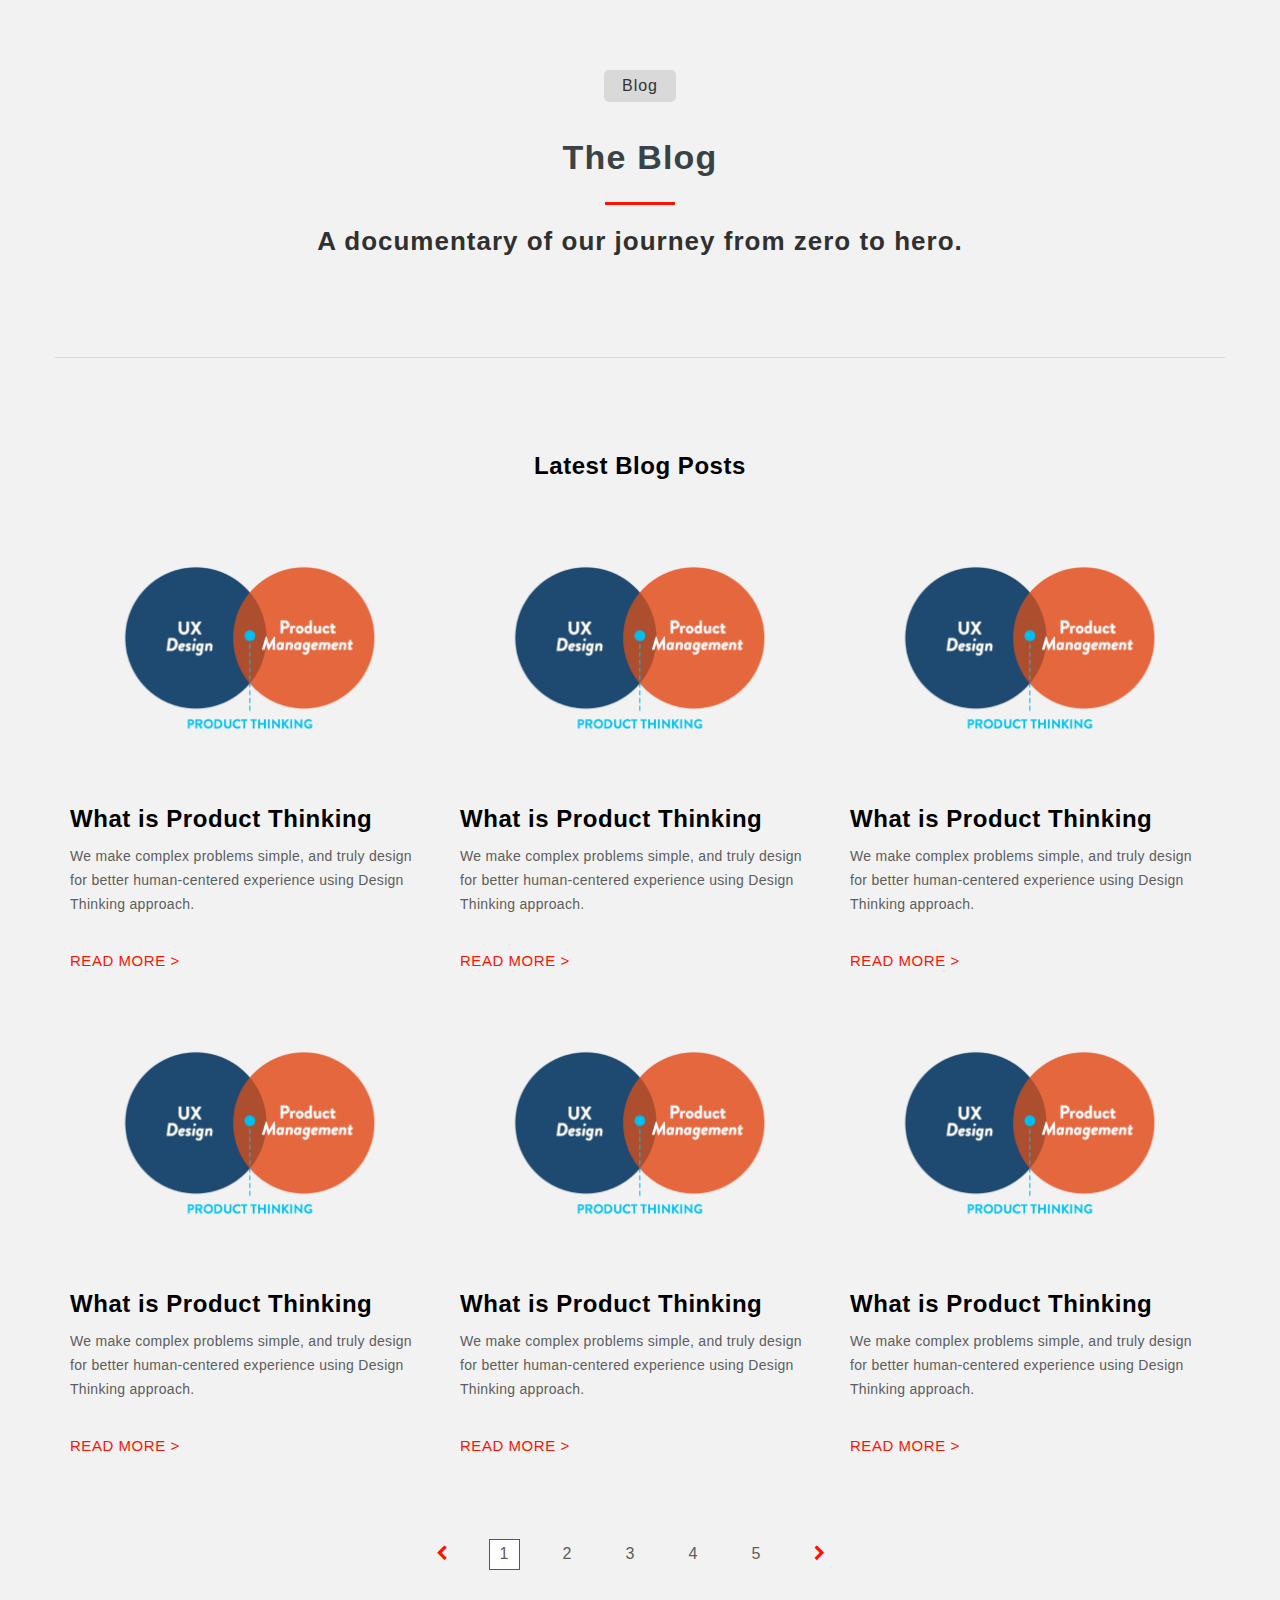
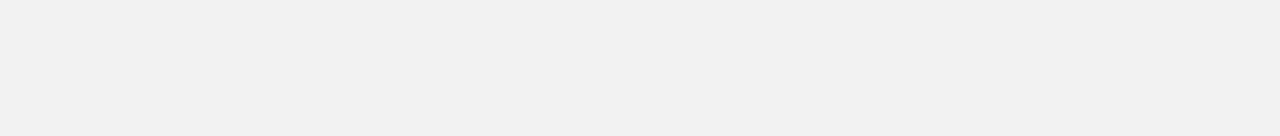
<file: index.html>
<!DOCTYPE html>
<html lang="en">

<head>
    <meta charset="UTF-8">
    <meta http-equiv="X-UA-Compatible" content="IE=edge">
    <meta name="viewport" content="width=device-width, initial-scale=1.0">
    <!-- <link rel="stylesheet" href="/styles/global.css"> -->
    <title>Document</title>
    <link rel="stylesheet" href="https://maxcdn.bootstrapcdn.com/bootstrap/3.3.7/css/bootstrap.min.css"
        integrity="sha384-BVYiiSIFeK1dGmJRAkycuHAHRg32OmUcww7on3RYdg4Va+PmSTsz/K68vbdEjh4u" crossorigin="anonymous">
    <link rel="stylesheet" href="https://cdnjs.cloudflare.com/ajax/libs/font-awesome/4.7.0/css/font-awesome.min.css">


    <link rel="stylesheet" href="/styles/blogListing.css">

</head>

<body>
    <main>

        <section class="container blog-header">
            <div class="row text-center  ">
                <div class="col-md-12">
                    <p class="blog-header--badge">Blog</>
                    <h1 class="blog-header--title">The Blog</h1>

                    <hr class="line">
                    <h2 class="blog-header--subtitle">A documentary of our journey from zero to hero.</h2>

                    <!-- <hr class="divider"> -->
                </div>
            </div>
        </section>

        <section class="container blog-list">
            <div class="row">
                <h2 class="text-center blog-list--title">Latest Blog Posts</h2>

                <div>
                    <div id="paginated-list" data-current-page="1" aria-live="polite" class="blogs-container">

                        <article class="col-sm-6  col-lg-4 blog-item">
                            <img class="blog-item--image" src="/blogs.png" alt="blog image">
                            <div>
                                <h3 class="blog-list--title">What is Product Thinking</h3>
                                <p class="blog-item--description">
                                    We make complex problems simple, and truly design for better human-centered
                                    experience using Design Thinking approach.</p>
                                <a href="/innerdetails.html" class="blog-item--link">Read More &gt; </a>
                            </div>
                        </article>

                        <article class="col-sm-6  col-lg-4 blog-item">
                            <img class="blog-item--image" src="/blogs.png" alt="blog image">
                            <div>
                                <h3 class="blog-list--title">What is Product Thinking</h3>
                                <p class="blog-item--description">
                                    We make complex problems simple, and truly design for better human-centered
                                    experience using Design Thinking approach.</p>
                                <a href="/innerdetails.html" class="blog-item--link">Read More &gt; </a>
                            </div>
                        </article>

                        <article class="col-sm-6  col-lg-4 blog-item">
                            <img class="blog-item--image" src="/blogs.png" alt="blog image">
                            <div>
                                <h3 class="blog-list--title">What is Product Thinking</h3>
                                <p class="blog-item--description">
                                    We make complex problems simple, and truly design for better human-centered
                                    experience using Design Thinking approach.</p>
                                <a href="/innerdetails.html" class="blog-item--link">Read More &gt; </a>
                            </div>
                        </article>

                        <article class="col-sm-6  col-lg-4 blog-item">
                            <img class="blog-item--image" src="/blogs.png" alt="blog image">
                            <div>
                                <h3 class="blog-list--title">What is Product Thinking</h3>
                                <p class="blog-item--description">
                                    We make complex problems simple, and truly design for better human-centered
                                    experience using Design Thinking approach.</p>
                                <a href="/innerdetails.html" class="blog-item--link">Read More &gt; </a>
                            </div>
                        </article>

                        <article class="col-sm-6  col-lg-4 blog-item">
                            <img class="blog-item--image" src="/blogs.png" alt="blog image">
                            <div>
                                <h3 class="blog-list--title">What is Product Thinking</h3>
                                <p class="blog-item--description">
                                    We make complex problems simple, and truly design for better human-centered
                                    experience using Design Thinking approach.</p>
                                <a href="/innerdetails.html" class="blog-item--link">Read More &gt; </a>
                            </div>
                        </article>

                        <article class="col-sm-6  col-lg-4 blog-item">
                            <img class="blog-item--image" src="/blogs.png" alt="blog image">
                            <div>
                                <h3 class="blog-list--title">What is Product Thinking</h3>
                                <p class="blog-item--description">
                                    We make complex problems simple, and truly design for better human-centered
                                    experience using Design Thinking approach.</p>
                                <a href="/innerdetails.html" class="blog-item--link">Read More &gt; </a>
                            </div>
                        </article>

                        <article class="col-sm-6  col-lg-4 blog-item">
                            <img class="blog-item--image" src="/blogs.png" alt="blog image">
                            <div>
                                <h3 class="blog-list--title">What is Product Thinking</h3>
                                <p class="blog-item--description">
                                    We make complex problems simple, and truly design for better human-centered
                                    experience using Design Thinking approach.</p>
                                <a href="/innerdetails.html" class="blog-item--link">Read More &gt; </a>
                            </div>
                        </article>

                        <article class="col-sm-6  col-lg-4 blog-item">
                            <img class="blog-item--image" src="/blogs.png" alt="blog image">
                            <div>
                                <h3 class="blog-list--title">What is Product Thinking</h3>
                                <p class="blog-item--description">
                                    We make complex problems simple, and truly design for better human-centered
                                    experience using Design Thinking approach.</p>
                                <a href="/innerdetails.html" class="blog-item--link">Read More &gt; </a>
                            </div>
                        </article>

                        <article class="col-sm-6  col-lg-4 blog-item">
                            <img class="blog-item--image" src="/blogs.png" alt="blog image">
                            <div>
                                <h3 class="blog-list--title">What is Product Thinking</h3>
                                <p class="blog-item--description">
                                    We make complex problems simple, and truly design for better human-centered
                                    experience using Design Thinking approach.</p>
                                <a href="/innerdetails.html" class="blog-item--link">Read More &gt; </a>
                            </div>
                        </article>

                        <article class="col-sm-6  col-lg-4 blog-item">
                            <img class="blog-item--image" src="/blogs.png" alt="blog image">
                            <div>
                                <h3 class="blog-list--title">What is Product Thinking</h3>
                                <p class="blog-item--description">
                                    We make complex problems simple, and truly design for better human-centered
                                    experience using Design Thinking approach.</p>
                                <a href="/innerdetails.html" class="blog-item--link">Read More &gt; </a>
                            </div>
                        </article>

                        <article class="col-sm-6  col-lg-4 blog-item">
                            <img class="blog-item--image" src="/blogs.png" alt="blog image">
                            <div>
                                <h3 class="blog-list--title">What is Product Thinking</h3>
                                <p class="blog-item--description">
                                    We make complex problems simple, and truly design for better human-centered
                                    experience using Design Thinking approach.</p>
                                <a href="/innerdetails.html" class="blog-item--link">Read More &gt; </a>
                            </div>
                        </article>

                        <article class="col-sm-6  col-lg-4 blog-item">
                            <img class="blog-item--image" src="/blogs.png" alt="blog image">
                            <div>
                                <h3 class="blog-list--title">What is Product Thinking</h3>
                                <p class="blog-item--description">
                                    We make complex problems simple, and truly design for better human-centered
                                    experience using Design Thinking approach.</p>
                                <a href="/innerdetails.html" class="blog-item--link">Read More &gt; </a>
                            </div>
                        </article>

                        <article class="col-sm-6  col-lg-4 blog-item">
                            <img class="blog-item--image" src="/blogs.png" alt="blog image">
                            <div>
                                <h3 class="blog-list--title">What is Product Thinking</h3>
                                <p class="blog-item--description">
                                    We make complex problems simple, and truly design for better human-centered
                                    experience using Design Thinking approach.</p>
                                <a href="/innerdetails.html" class="blog-item--link">Read More &gt; </a>
                            </div>
                        </article>

                        <article class="col-sm-6  col-lg-4 blog-item">
                            <img class="blog-item--image" src="/blogs.png" alt="blog image">
                            <div>
                                <h3 class="blog-list--title">What is Product Thinking</h3>
                                <p class="blog-item--description">
                                    We make complex problems simple, and truly design for better human-centered
                                    experience using Design Thinking approach.</p>
                                <a href="/innerdetails.html" class="blog-item--link">Read More &gt; </a>
                            </div>
                        </article>

                        <article class="col-sm-6  col-lg-4 blog-item">
                            <img class="blog-item--image" src="/blogs.png" alt="blog image">
                            <div>
                                <h3 class="blog-list--title">What is Product Thinking</h3>
                                <p class="blog-item--description">
                                    We make complex problems simple, and truly design for better human-centered
                                    experience using Design Thinking approach.</p>
                                <a href="/innerdetails.html" class="blog-item--link">Read More &gt; </a>
                            </div>
                        </article>

                        <article class="col-sm-6  col-lg-4 blog-item">
                            <img class="blog-item--image" src="/blogs.png" alt="blog image">
                            <div>
                                <h3 class="blog-list--title">What is Product Thinking</h3>
                                <p class="blog-item--description">
                                    We make complex problems simple, and truly design for better human-centered
                                    experience using Design Thinking approach.</p>
                                <a href="/innerdetails.html" class="blog-item--link">Read More &gt; </a>
                            </div>
                        </article>

                        <article class="col-sm-6  col-lg-4 blog-item">
                            <img class="blog-item--image" src="/blogs.png" alt="blog image">
                            <div>
                                <h3 class="blog-list--title">What is Product Thinking</h3>
                                <p class="blog-item--description">
                                    We make complex problems simple, and truly design for better human-centered
                                    experience using Design Thinking approach.</p>
                                <a href="/innerdetails.html" class="blog-item--link">Read More &gt; </a>
                            </div>
                        </article>

                        <article class="col-sm-6  col-lg-4 blog-item">
                            <img class="blog-item--image" src="/blogs.png" alt="blog image">
                            <div>
                                <h3 class="blog-list--title">What is Product Thinking</h3>
                                <p class="blog-item--description">
                                    We make complex problems simple, and truly design for better human-centered
                                    experience using Design Thinking approach.</p>
                                <a href="/innerdetails.html" class="blog-item--link">Read More &gt; </a>
                            </div>
                        </article>

                        <article class="col-sm-6  col-lg-4 blog-item">
                            <img class="blog-item--image" src="/blogs.png" alt="blog image">
                            <div>
                                <h3 class="blog-list--title">What is Product Thinking</h3>
                                <p class="blog-item--description">
                                    We make complex problems simple, and truly design for better human-centered
                                    experience using Design Thinking approach.</p>
                                <a href="/innerdetails.html" class="blog-item--link">Read More &gt; </a>
                            </div>
                        </article>

                        <article class="col-sm-6  col-lg-4 blog-item">
                            <img class="blog-item--image" src="/blogs.png" alt="blog image">
                            <div>
                                <h3 class="blog-list--title">What is Product Thinking</h3>
                                <p class="blog-item--description">
                                    We make complex problems simple, and truly design for better human-centered
                                    experience using Design Thinking approach.</p>
                                <a href="/innerdetails.html" class="blog-item--link">Read More &gt; </a>
                            </div>
                        </article>

                        <article class="col-sm-6  col-lg-4 blog-item">
                            <img class="blog-item--image" src="/blogs.png" alt="blog image">
                            <div>
                                <h3 class="blog-list--title">What is Product Thinking</h3>
                                <p class="blog-item--description">
                                    We make complex problems simple, and truly design for better human-centered
                                    experience using Design Thinking approach.</p>
                                <a href="/innerdetails.html" class="blog-item--link">Read More &gt; </a>
                            </div>
                        </article>

                        <article class="col-sm-6  col-lg-4 blog-item">
                            <img class="blog-item--image" src="/blogs.png" alt="blog image">
                            <div>
                                <h3 class="blog-list--title">What is Product Thinking</h3>
                                <p class="blog-item--description">
                                    We make complex problems simple, and truly design for better human-centered
                                    experience using Design Thinking approach.</p>
                                <a href="/innerdetails.html" class="blog-item--link">Read More &gt; </a>
                            </div>
                        </article>

                        <article class="col-sm-6  col-lg-4 blog-item">
                            <img class="blog-item--image" src="/blogs.png" alt="blog image">
                            <div>
                                <h3 class="blog-list--title">What is Product Thinking</h3>
                                <p class="blog-item--description">
                                    We make complex problems simple, and truly design for better human-centered
                                    experience using Design Thinking approach.</p>
                                <a href="/innerdetails.html" class="blog-item--link">Read More &gt; </a>
                            </div>
                        </article>

                        <article class="col-sm-6  col-lg-4 blog-item">
                            <img class="blog-item--image" src="/blogs.png" alt="blog image">
                            <div>
                                <h3 class="blog-list--title">What is Product Thinking</h3>
                                <p class="blog-item--description">
                                    We make complex problems simple, and truly design for better human-centered
                                    experience using Design Thinking approach.</p>
                                <a href="/innerdetails.html" class="blog-item--link">Read More &gt; </a>
                            </div>
                        </article>

                        <article class="col-sm-6  col-lg-4 blog-item">
                            <img class="blog-item--image" src="/blogs.png" alt="blog image">
                            <div>
                                <h3 class="blog-list--title">What is Product Thinking</h3>
                                <p class="blog-item--description">
                                    We make complex problems simple, and truly design for better human-centered
                                    experience using Design Thinking approach.</p>
                                <a href="/innerdetails.html" class="blog-item--link">Read More &gt; </a>
                            </div>
                        </article>

                        <article class="col-sm-6  col-lg-4 blog-item">
                            <img class="blog-item--image" src="/blogs.png" alt="blog image">
                            <div>
                                <h3 class="blog-list--title">What is Product Thinking</h3>
                                <p class="blog-item--description">
                                    We make complex problems simple, and truly design for better human-centered
                                    experience using Design Thinking approach.</p>
                                <a href="/innerdetails.html" class="blog-item--link">Read More &gt; </a>
                            </div>
                        </article>

                        <article class="col-sm-6  col-lg-4 blog-item">
                            <img class="blog-item--image" src="/blogs.png" alt="blog image">
                            <div>
                                <h3 class="blog-list--title">What is Product Thinking</h3>
                                <p class="blog-item--description">
                                    We make complex problems simple, and truly design for better human-centered
                                    experience using Design Thinking approach.</p>
                                <a href="/innerdetails.html" class="blog-item--link">Read More &gt; </a>
                            </div>
                        </article>

                        <article class="col-sm-6  col-lg-4 blog-item">
                            <img class="blog-item--image" src="/blogs.png" alt="blog image">
                            <div>
                                <h3 class="blog-list--title">What is Product Thinking</h3>
                                <p class="blog-item--description">
                                    We make complex problems simple, and truly design for better human-centered
                                    experience using Design Thinking approach.</p>
                                <a href="/innerdetails.html" class="blog-item--link">Read More &gt; </a>
                            </div>
                        </article>

                    </div>

                    <nav class="pagination-container">
                        <button class="pagination-button" id="prev-button" aria-label="Previous page"
                            title="Previous page">
                            <i class="fa fa-chevron-left" aria-hidden="true"></i>
                        </button>

                        <div id="pagination-numbers">

                        </div>

                        <button class="pagination-button" id="next-button" aria-label="Next page" title="Next page">
                            <i class="fa fa-chevron-right" aria-hidden="true"></i>
                        </button>
                    </nav>
                </div>

        </section>
    </main>

    <script>
        const paginationNumbers = document.getElementById("pagination-numbers");
        const paginatedList = document.getElementById("paginated-list");
        const listItems = paginatedList.querySelectorAll("article");
        const nextButton = document.getElementById("next-button");
        const prevButton = document.getElementById("prev-button");

        const paginationLimit = 6;
        const pageCount = Math.ceil(listItems.length / paginationLimit);
        let currentPage = 1;

        const disableButton = (button) => {
            button.classList.add("disabled");
            button.setAttribute("disabled", true);
        };

        const enableButton = (button) => {
            button.classList.remove("disabled");
            button.removeAttribute("disabled");
        };

        const handlePageButtonsStatus = () => {
            if (currentPage === 1) {
                disableButton(prevButton);
            } else {
                enableButton(prevButton);
            }

            if (pageCount === currentPage) {
                disableButton(nextButton);
            } else {
                enableButton(nextButton);
            }
        };

        const handleActivePageNumber = () => {
            document.querySelectorAll(".pagination-number").forEach((button) => {
                button.classList.remove("active");
                const pageIndex = Number(button.getAttribute("page-index"));
                if (pageIndex == currentPage) {
                    button.classList.add("active");
                }
            });
        };

        const appendPageNumber = (index) => {
            const pageNumber = document.createElement("button");
            pageNumber.className = "pagination-number";
            pageNumber.innerHTML = index;
            pageNumber.setAttribute("page-index", index);
            pageNumber.setAttribute("aria-label", "Page " + index);

            paginationNumbers.appendChild(pageNumber);
        };

        const getPaginationNumbers = () => {
            for (let i = 1; i <= pageCount; i++) {
                appendPageNumber(i);
            }
        };

        const setCurrentPage = (pageNum) => {
            currentPage = pageNum;

            handleActivePageNumber();
            handlePageButtonsStatus();

            const prevRange = (pageNum - 1) * paginationLimit;
            const currRange = pageNum * paginationLimit;

            listItems.forEach((item, index) => {
                item.classList.add("hidden");
                if (index >= prevRange && index < currRange) {
                    item.classList.remove("hidden");
                }
            });
        };

        window.addEventListener("load", () => {
            getPaginationNumbers();
            setCurrentPage(1);

            prevButton.addEventListener("click", () => {
                setCurrentPage(currentPage - 1);
            });

            nextButton.addEventListener("click", () => {
                setCurrentPage(currentPage + 1);
            });

            document.querySelectorAll(".pagination-number").forEach((button) => {
                const pageIndex = Number(button.getAttribute("page-index"));

                if (pageIndex) {
                    button.addEventListener("click", () => {
                        setCurrentPage(pageIndex);
                    });
                }
            });
        });


    </script>

</body>

</html>
</file>
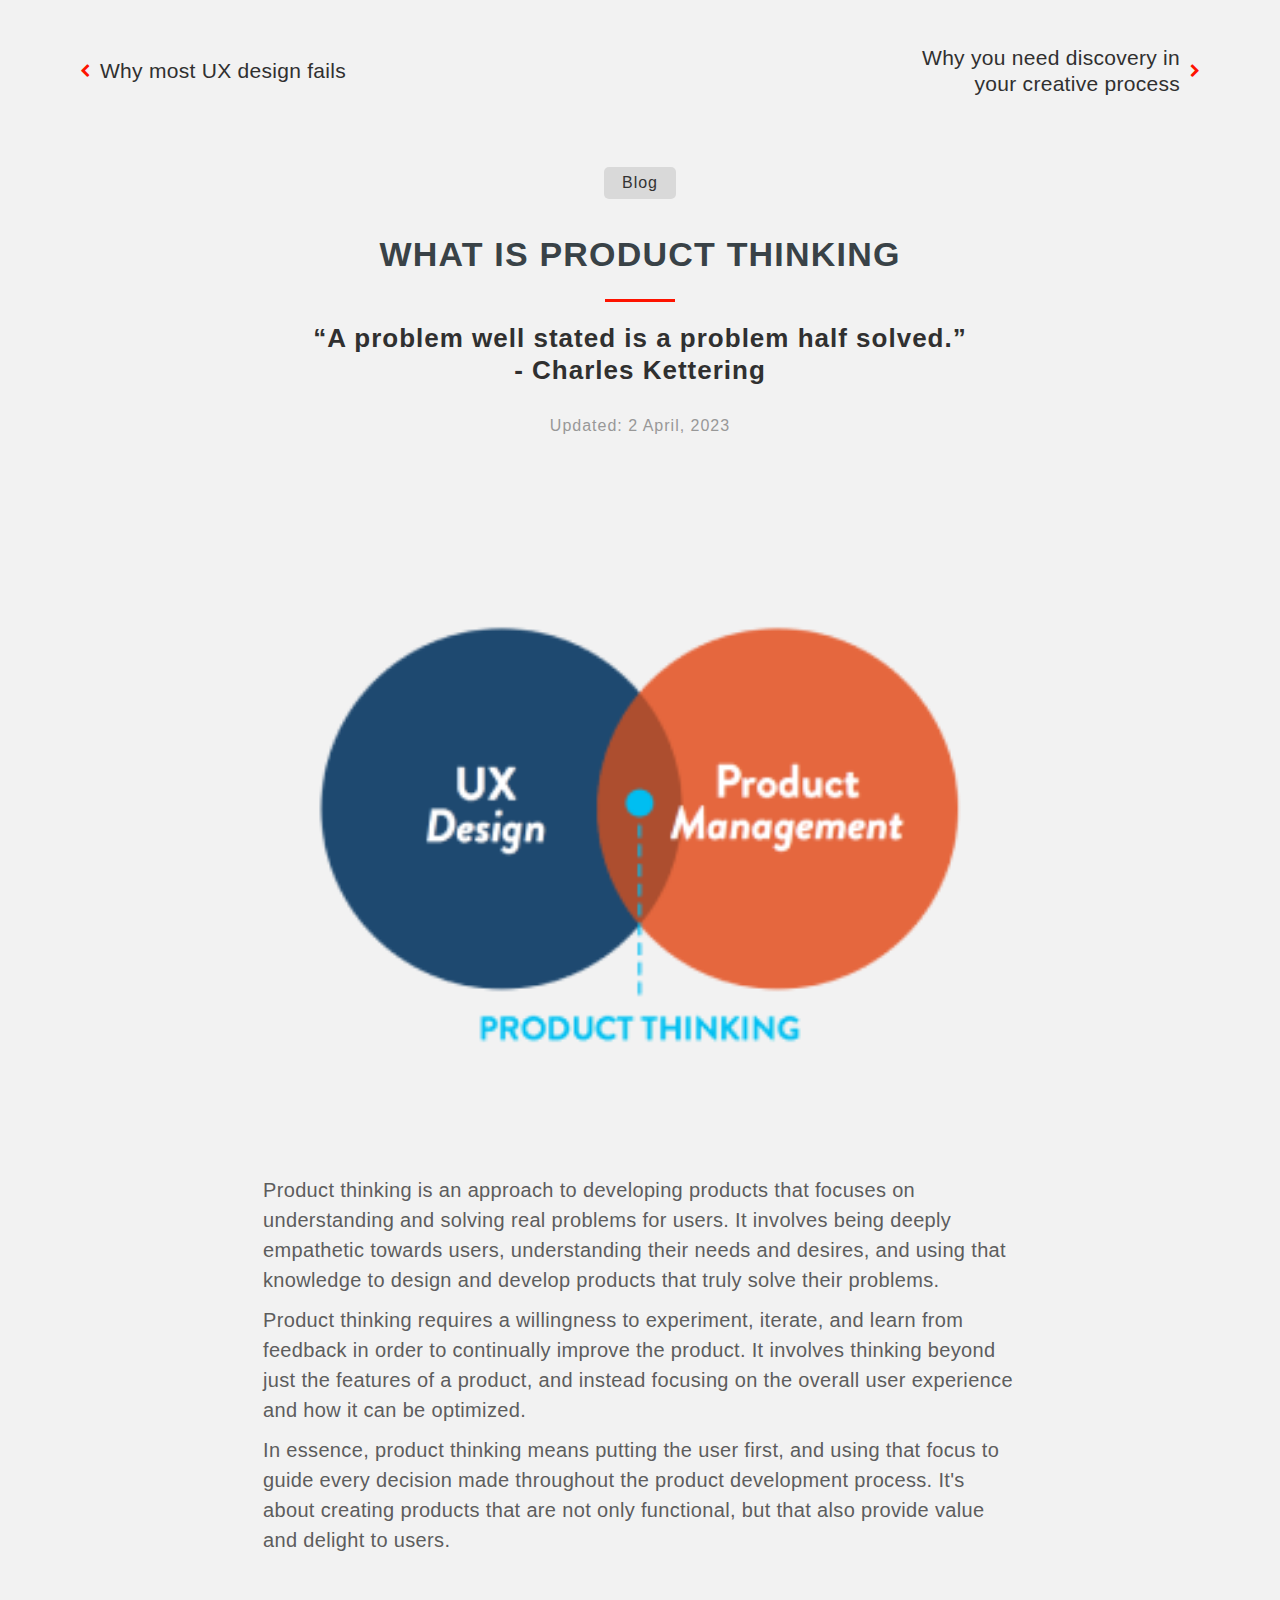
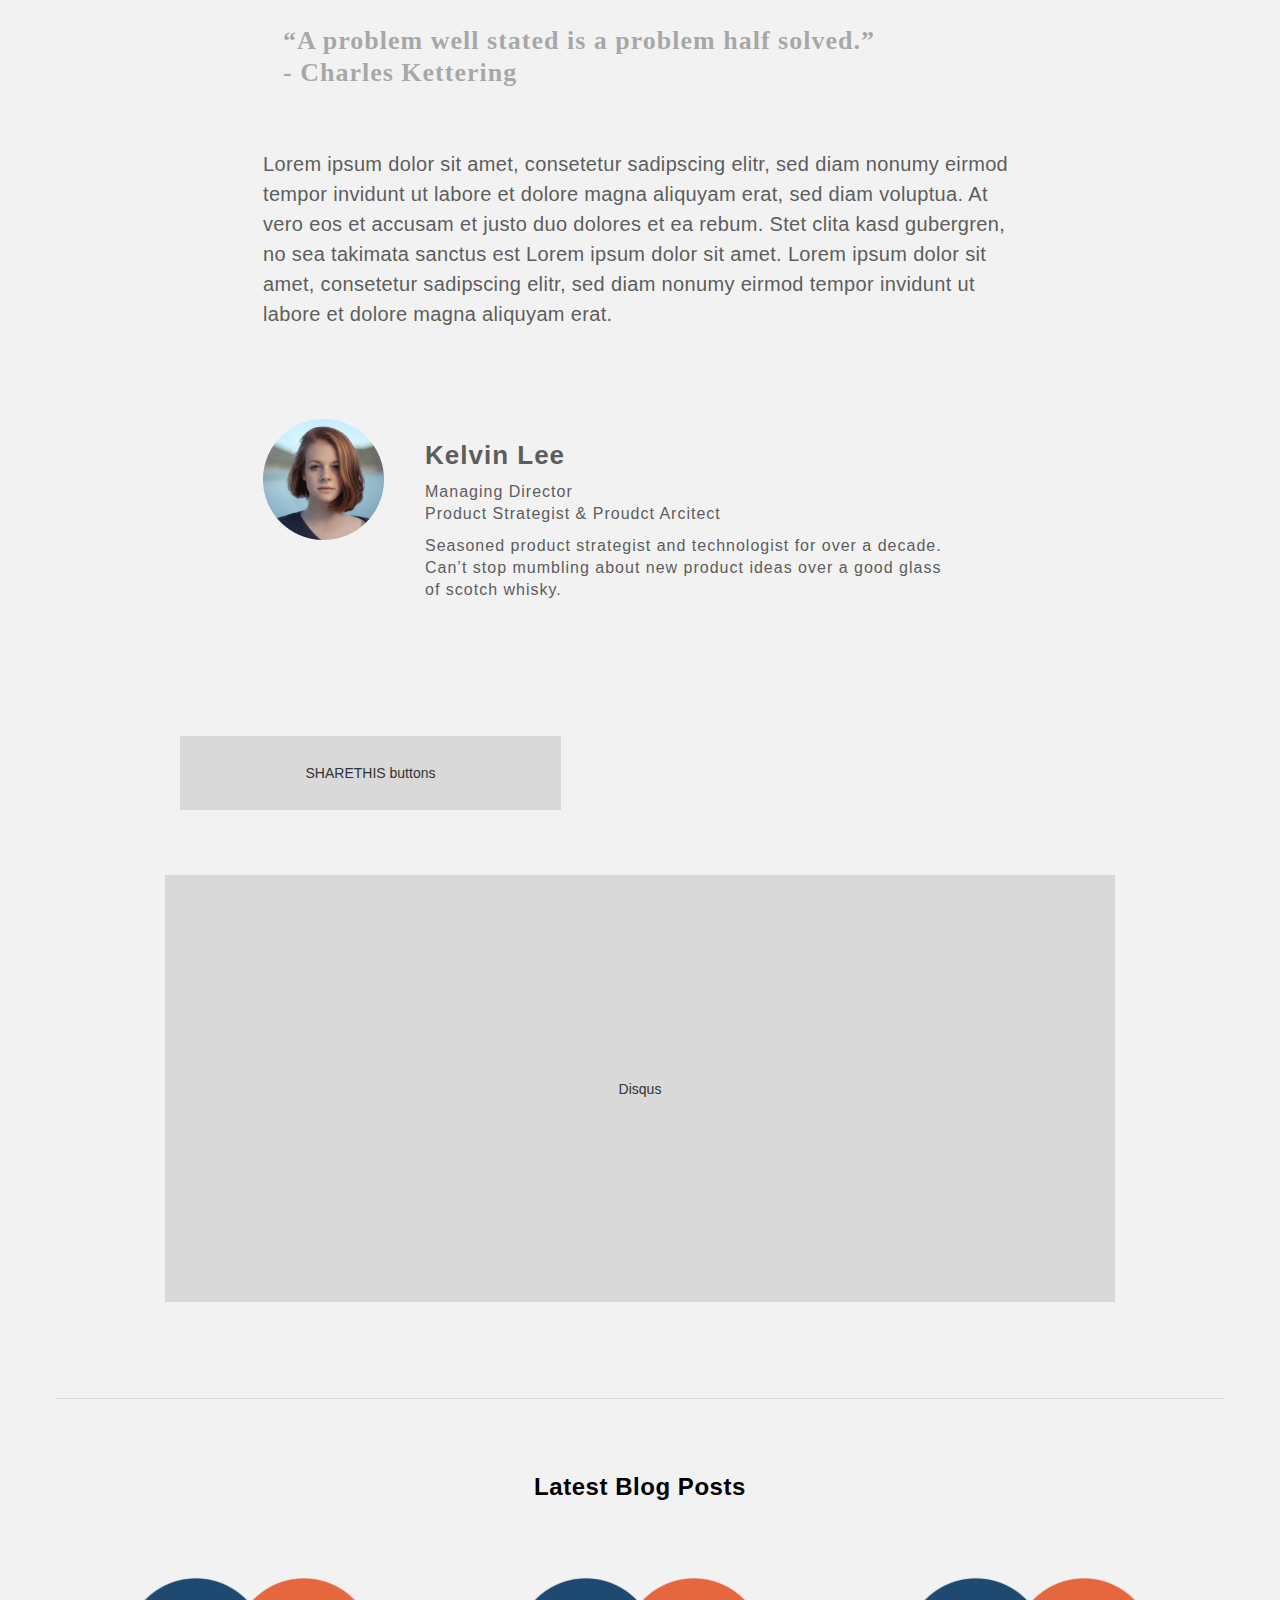
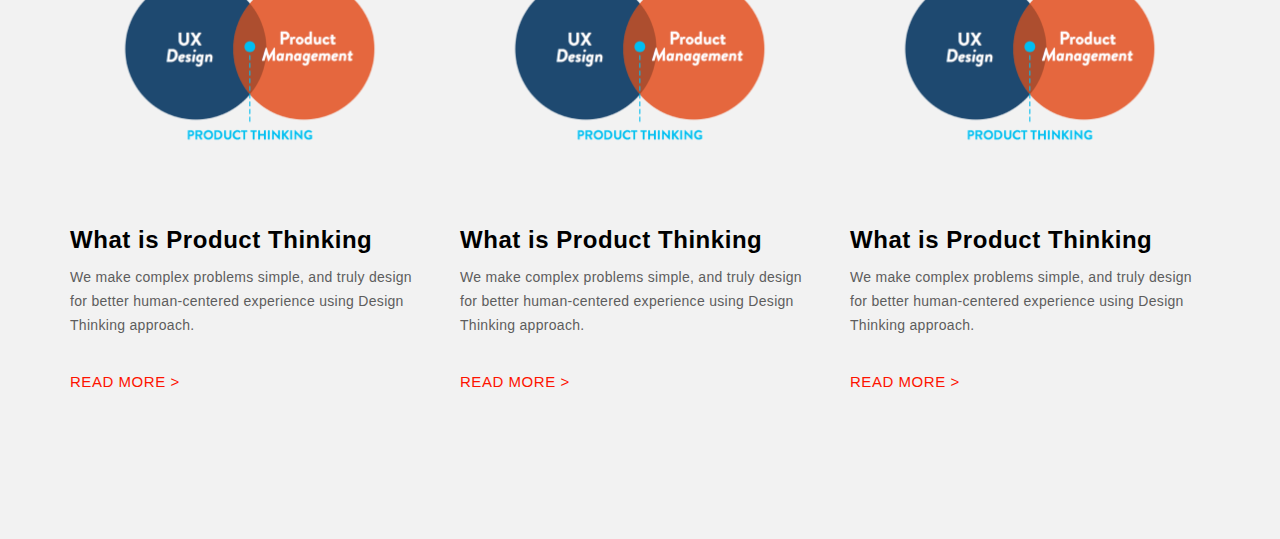
<file: innerdetails.html>
<!DOCTYPE html>
<html lang="en">

<head>
    <meta charset="UTF-8">
    <meta http-equiv="X-UA-Compatible" content="IE=edge">
    <meta name="viewport" content="width=device-width, initial-scale=1.0">
    <!-- <link rel="stylesheet" href="/styles/global.css"> -->
    <title>Document</title>
    <link rel="stylesheet" href="https://maxcdn.bootstrapcdn.com/bootstrap/3.3.7/css/bootstrap.min.css"
        integrity="sha384-BVYiiSIFeK1dGmJRAkycuHAHRg32OmUcww7on3RYdg4Va+PmSTsz/K68vbdEjh4u" crossorigin="anonymous">
    <link rel="stylesheet" href="https://cdnjs.cloudflare.com/ajax/libs/font-awesome/4.7.0/css/font-awesome.min.css">

    <link rel="stylesheet" href="/styles/blogListing.css">
    <link rel="stylesheet" href="/styles/innerdetails.css">
</head>

<body>
    <main>

        <section class="blogs-slider">
            <div class="blogs-slider--info">
                <i class="fa fa-chevron-right" aria-hidden="true"></i>
                <p class="text-left blog-slider--title"> Why most UX design fails </p>
            </div>

            <div class="blogs-slider--info">
                <p class="blog-slider--title text-right"> Why you need discovery in your creative process</p>

                <i class="fa fa-chevron-left" aria-hidden="true"></i>

            </div>
        </section>

        <section class="container blog-header">
            <div class="row text-center  ">
                <div class="col-md-12">
                    <p class="blog-header--badge">Blog</>
                    <h1 class="blog-header--title">WHAT IS PRODUCT THINKING</h1>

                    <hr class="line">
                    <h2 class="blog-header--subtitle">“A problem well stated is a problem half solved.”<br>
                        - Charles Kettering</h2>

                    <p class="posted-date">Updated: 2 April, 2023</p>
                </div>
            </div>
        </section>

        <article class="container blog-details">
            <img class="blog-image" src="/blogs.png" alt="blog image">

            <div class="blog-description">

                <p> Product thinking is an approach to developing products that focuses on understanding and solving
                    real
                    problems for users. It involves being deeply empathetic towards users, understanding their needs and
                    desires, and using that knowledge to design and develop products that truly solve their problems.
                </p>
                <p>
                    Product thinking requires a willingness to experiment, iterate, and learn from feedback in order to
                    continually improve the product. It involves thinking beyond just the features of a product, and
                    instead
                    focusing on the overall user experience and how it can be optimized.</p>
                <p>
                    In essence, product thinking means putting the user first, and using that focus to guide every
                    decision
                    made throughout the product development process. It's about creating products that are not only
                    functional, but that also provide value and delight to users.</p>

                <blockquote>
                    <p> “A problem well stated is a problem half solved.”
                        <br> - Charles Kettering
                    </p>
                </blockquote>

                <p>Lorem ipsum dolor sit amet, consetetur sadipscing elitr, sed diam nonumy eirmod tempor invidunt ut
                    labore
                    et dolore magna aliquyam erat, sed diam voluptua. At vero eos et accusam et justo duo dolores et ea
                    rebum. Stet clita kasd gubergren, no sea takimata sanctus est Lorem ipsum dolor sit amet. Lorem
                    ipsum
                    dolor sit amet, consetetur sadipscing elitr, sed diam nonumy eirmod tempor invidunt ut labore et
                    dolore
                    magna aliquyam erat.</p>

            </div>



            <div class="author-details">
                <img class="author-image" src="/author.png" alt="author image">
                <div class="author-description">
                    <h3 class="author-name">Kelvin Lee</h3>
                    <p>Managing Director<br>Product Strategist & Proudct Arcitect</p>
                    <p>Seasoned product strategist and technologist for over a decade. Can’t
                        stop mumbling about new product ideas over a good glass of scotch whisky. </p>
                </div>
            </div>


            <div class="share-this text">SHARETHIS buttons</div>

            <div class="disqus">Disqus</div>

        </article>

        <section class="container blog-list">
            <div class="row">
                <h2 class="text-center blog-list--title">Latest Blog Posts</h2>

                <div class="blogs-container">

                    <div class="col-sm-6  col-lg-4 blog-item">
                        <img class="blog-item--image" src="/blogs.png" alt="blog image">

                        <div>
                            <span class=" blog-author">
                                <img class="blog-author-img" src="/author.png" alt="author">
                                <p>Kelvin Lee</p>
                            </span>

                            <h3 class="blog-list--title">What is Product Thinking</h3>
                            <p class="hidden-xs blog-item--description">
                                We make complex problems simple, and truly design for better human-centered
                                experience using Design Thinking approach.</p>
                            <a href="#" class="hidden-xs  blog-item--link">Read More &gt; </a>
                        </div>

                    </div>

                    <div class="col-sm-6  col-lg-4 blog-item">
                        <img class="blog-item--image" src="/blogs.png" alt="blog image">

                        <div>
                            <span class=" blog-author">
                                <img class="blog-author-img" src="/author.png" alt="author">
                                <p>Kelvin Lee</p>
                            </span>

                            <h3 class="blog-list--title">What is Product Thinking</h3>
                            <p class="hidden-xs blog-item--description">
                                We make complex problems simple, and truly design for better human-centered
                                experience using Design Thinking approach.</p>
                            <a href="#" class="hidden-xs  blog-item--link">Read More &gt; </a>
                        </div>

                    </div>

                    <div class="col-sm-6  col-lg-4 blog-item">
                        <img class="blog-item--image" src="/blogs.png" alt="blog image">

                        <div>
                            <span class=" blog-author">
                                <img class="blog-author-img" src="/author.png" alt="author">
                                <p>Kelvin Lee</p>
                            </span>

                            <h3 class="blog-list--title">What is Product Thinking</h3>
                            <p class="hidden-xs blog-item--description">
                                We make complex problems simple, and truly design for better human-centered
                                experience using Design Thinking approach.</p>
                            <a href="#" class="hidden-xs  blog-item--link">Read More &gt; </a>
                        </div>

                    </div>


                </div>

        </section>

    </main>
</body>

</html>
</file>
<file: styles/blogListing.css>
body{
    background: #F2F2F2;
}

.blog-header{
    margin-block-start: 40px;
    margin-block-end: 40px;
}

.blog-header--badge{
    background: #D9D9D9;
    border-radius: 5px;
    display: inline-block;
    padding-inline: 18px;

    /* font-family: 'Axiforma'; */
    font-weight: 400;
    font-size: 16px;
    line-height: 32px;
    letter-spacing: 1px;

}

.blog-header--title{
    /* font-family: 'Axiforma'; */
   font-weight: 700;
   font-size: 24px;
   line-height: 28px;
   letter-spacing: 1.2px;
   color: #394247;
}

.blog-header--subtitle{
    /* font-family: 'Axiforma'; */
    font-weight: 700;
    font-size: 20px;
    line-height: 32px;
    letter-spacing: 1px;
    color: #303030;
}

.line{
    height:3px; width:70px; border-width:0; color:#FE1300; background-color:#FE1300;
}


/* blog listing  */

.blog-list{
    border-top: none;
    padding-block-start: 40px;
    padding-block-end: 100px;
}

.blog-list--title{
    /* font-family: 'Axiforma'; */
    font-weight: 700;
    font-size: 20px;
    line-height: 15px;
    letter-spacing: 0.54px;
    color: #000000;
}

.blogs-container{
   padding-block-start: 60px;
   display: flex;
   align-items: center;
   flex-wrap: wrap;
   justify-content: center;   
   gap: 53px 0px; 
}

.blog-item{
    /* border: 1px solid red; */
}

.blog-item--image{
    width: 100%;
    height: auto;
    object-fit: cover;
    object-position: center;

    margin-block-end: 37px;
}

.blog-item--description{
    /* font-family: 'Axiforma'; */
    font-weight: 400;
    font-size: 14px;
    line-height: 24px;
    letter-spacing: 0.298667px;
    color: #5D5D5D;
    
    margin-block-end: 37px;
    margin-block-start: 18px;
}

.blog-item--link{
    /* font-family: 'Axiforma'; */
    font-weight: 400;
    font-size: 15px;
    line-height: 15px;
    display: block;
    text-align: right;
    letter-spacing: 0.54px;
    text-transform: uppercase;
    color: #FE1300;
}

/* pagination section on blogs  */

.hidden {
    display: none;
}

i {
    color: #FE1300;
    font-size: 30px;
}

.pagination-container {
    width: calc(100% - 2rem);
    display: flex;
    align-items: center;
    padding-block-start: 70px;
    justify-content: center;
}

.pagination-number,
.pagination-button {
    font-size: 16px;
    border: none;
    margin: 16px 16px;
    cursor: pointer;
    width: 31px;
    height: 31px;
    color: #5D5D5D;
    background: transparent;
}

.pagination-number:hover,
.pagination-button:not(.disabled):hover {
    background: #fff;
}

.pagination-number.active {
    color: #5D5D5D;
    background: #FFFFFF;
    border: 1px solid #FE1300;
}


/* media queries  */

@media (min-width: 768px) { 
    .blog-header{
        margin-block-start: 70px;
        margin-block-end: 90px;

    }

    .blog-header--title{
        font-size: 34px;
        line-height: 50px;
    }

    .blog-header--subtitle{
        font-size: 26px;
    }

    .blog-list{
        border-top: 1px solid #D9D9D9;
        padding-block-start: 80px;
        padding-block-end: 150px;
    }

    .blog-list--title{
        font-size: 24px;
    }

    .blogs-container{
        padding-block-start: 70px;
        gap: 70px 0px; 

    }


    .blog-item--link{
        text-align: left;
    }
    
    
    

 }
</file>
<file: styles/innerdetails.css>
blockquote{
    border: none;
    margin : 0;
}

/* blog slider  */

.blogs-slider{
    display: flex;
    justify-content: space-between;
    align-items: center;

    margin: 0 auto;
    margin-block-start: 38px;

    max-width: 1120px;
}

.blogs-slider--info{
    display: flex;
    align-items: center;
    gap:10px;
}


.blog-slider--title{
    margin: 0;

    /* font-family: 'Axiforma'; */
    font-weight: 350;
    font-size: 16px;
    line-height: 26px;
    letter-spacing: 0.28px;
    color: #303030;
    max-width: 25ch;
}

i {
    color: #FE1300;
    transform: matrix(-1, 0, 0, 1, 0, 0);
    font-size: 20px;
    display: inline;
}

/* blog header  */
.blog-header{
    margin-block-end: 10px;
    
}

.posted-date{
    /* font-family: 'Axiforma'; */
    font-weight: 400;
    font-size: 16px;
    line-height: 32px;
    letter-spacing: 1px;
    color: #989898;

    margin-top: 24px;
}

/* blog details  */
.blog-details{
    max-width:950px;
}

.blog-image{
    width: 100%;
    height: auto;
    object-fit: cover;
    object-position: center;
    margin-block: 40px;
}

.blog-description, .author-details{
    max-width: 754px;
   margin: 0 auto;
}

.blog-description p {
    /* font-family: 'Axiforma'; */
    font-weight: 400;
    font-size: 20px;
    line-height: 30px;
    letter-spacing: 0.341333px;
    color: #5D5D5D;
}

.blog-description blockquote p{
    font-family: 'Playfair Display';
    font-weight: 700;
    font-size: 26px;
    line-height: 32px;
    letter-spacing: 1px;
    color: rgba(93, 93, 93, 0.5);

    margin-block: 50px;

}


/* author box  */

.author-details{
    margin-block: 65px 80px;
    display: flex;
    flex-wrap: wrap;
    gap: 41px;
}

.author-image{
    width: 121px;
    height: 121px;
}

.author-name{
    /* font-family: 'Axiforma'; */
    font-weight: 700;
    font-size: 26px;
    line-height: 32px;
    letter-spacing: 1px;
    color: #5D5D5D;
    
}

.author-description{
    /* font-family: 'Axiforma'; */
    font-weight: 400;
    font-size: 16px;
    line-height: 22px;
    letter-spacing: 1px;
    color: #5D5D5D;
    max-width: 60ch;
}


/* share this container  */
.share-this{
    width: 381px;
    height: 74px;
    background: #D9D9D9;
    display: none;
}

.disqus{
    height: 427px;
    background: #D9D9D9;

    margin-inline: -15px;
    margin-block-end: 40px;

    display: flex;
    justify-content: center;
    align-items: center;
}

/* blog items mobile  */
.blog-item{
    display: flex;
    flex-direction: row-reverse;
    gap: 30px;
}

.blog-item--image{
    width: 100%;
    max-width: 100px;

    margin-block-end: 0px;
}

.blog-author{
    display: flex ;
    gap: 12px;

}

.blog-author-img{
    width: 18.71px;
    height: 18.58px;
}

.blog-list--title{
    /* font-family: 'Axiforma'; */
   font-weight: 700;
   font-size: 16px;
   line-height: 22px;
   letter-spacing: 1px;
   color: #394247;

   margin-block: 0;
}

/* .container{
    border: 1px solid #000;
} */




/* media query */

@media (min-width: 768px) {
    .blogs-slider{    
        margin-block-start: 45px;
    }

    .blog-slider--title{
        font-size: 21px;
    }

    .blog-header{
        margin-block-end: 70px;
        
    }

    .blog-image{
        margin-block: 70px;
    }

    .author-details{
        margin-block: 90px 125px;
        flex-wrap: nowrap;
    }

    .share-this{
        display: block;
        display: flex;
        justify-content: center;
        align-items: center;
    }

    .disqus{
        margin-block: 65px 96px;
    }

    .blog-item{
        display: flex;
        flex-direction: column;
    }

    .blog-list--title{
        /* font-family: 'Axiforma'; */
        font-weight: 700;
        font-size: 24px;
        line-height: 15px;
        letter-spacing: 0.54px;
        color: #000000;
    }

    .blog-item--image{
        width: 100%;
        max-width: 362px;
        height: auto;
        object-fit: cover;
        object-position: center;
    
        margin-block-end: 37px;
    }

    .blog-author{
        display: none;
    }

}
</file>
